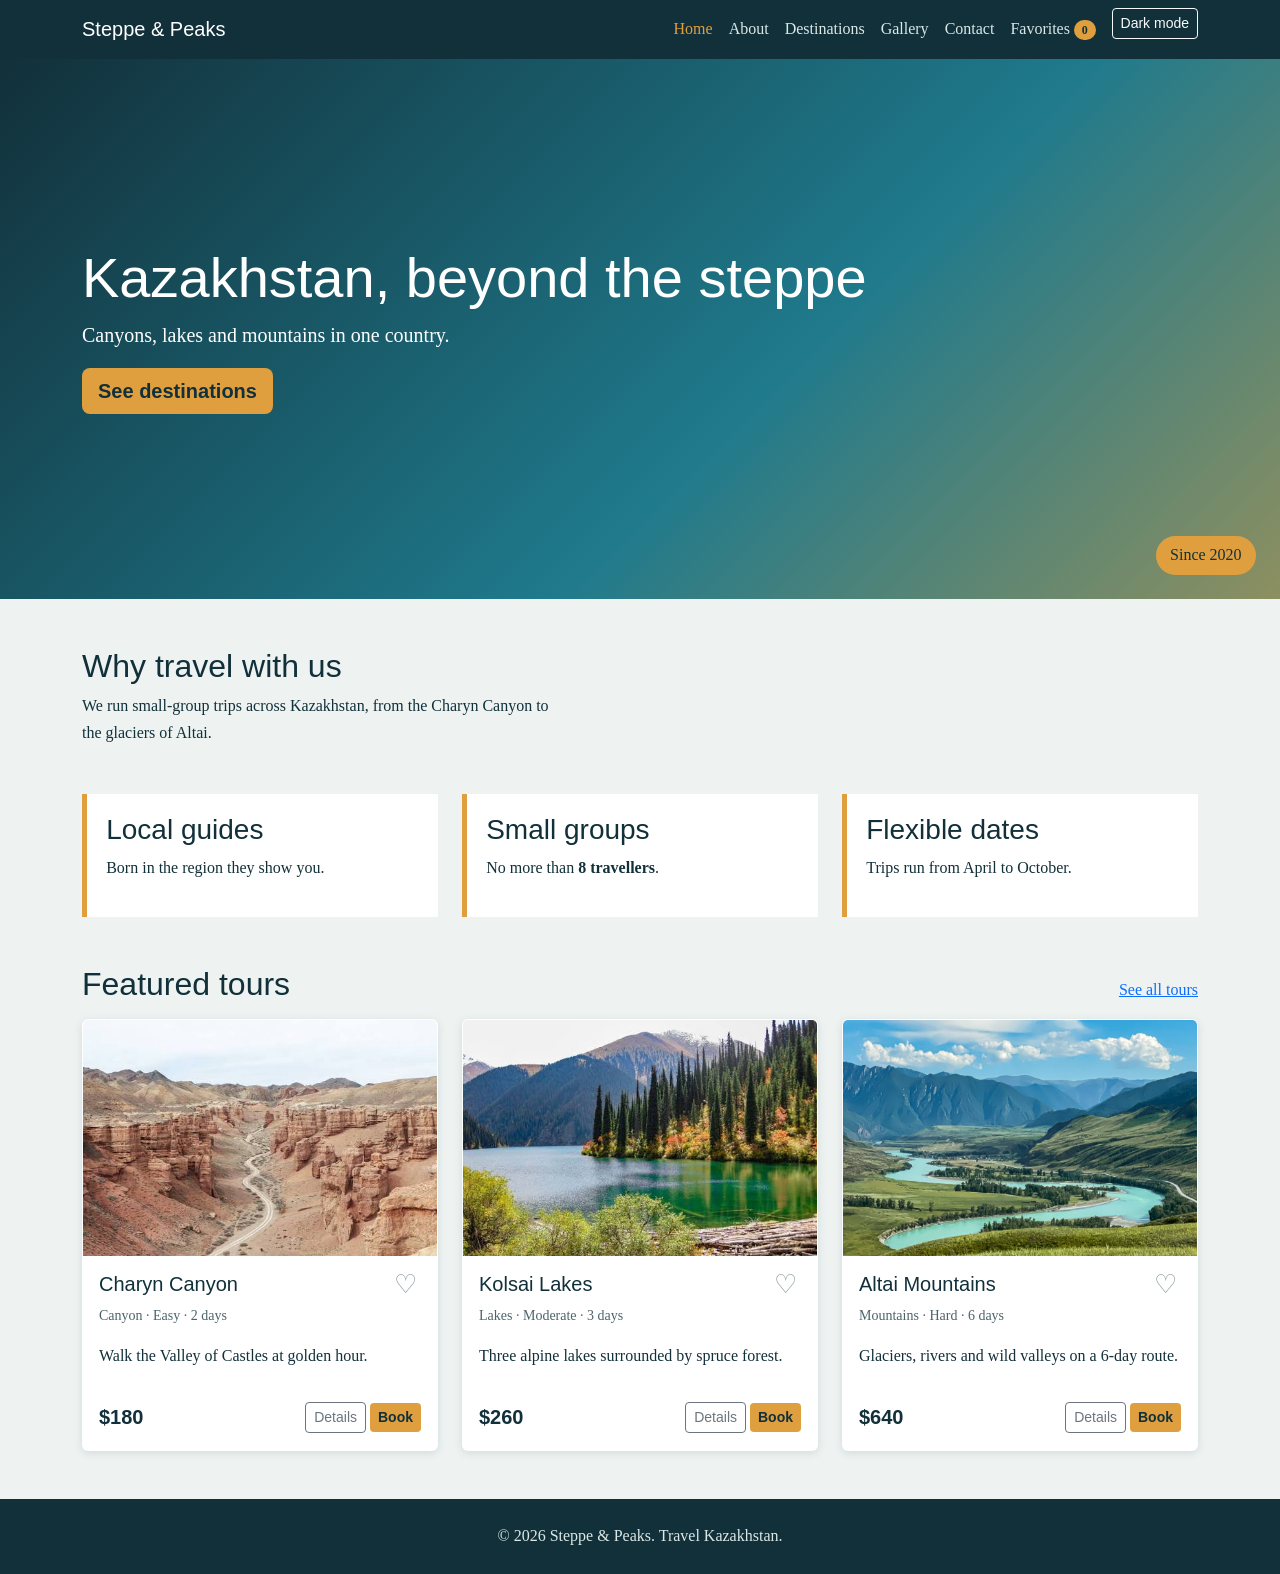
<file: site/index.html>
<!DOCTYPE html>
<html lang="en">
<head>
  <meta charset="UTF-8">
  <meta name="viewport" content="width=device-width, initial-scale=1">
  <title>Home | Steppe &amp; Peaks</title>
  <link href="https://cdn.jsdelivr.net/npm/bootstrap@5.3.3/dist/css/bootstrap.min.css" rel="stylesheet">
  <link href="css/style.css" rel="stylesheet">
  <script src="js/theme-init.js"></script>
</head>
<body>
  <header>
    <nav class="navbar navbar-expand-md navbar-dark site-nav">
      <div class="container">
        <a class="navbar-brand" href="index.html">Steppe &amp; Peaks</a>
        <button class="navbar-toggler" type="button" data-bs-toggle="collapse" data-bs-target="#menu" aria-label="Toggle menu"><span class="navbar-toggler-icon"></span></button>
        <div class="collapse navbar-collapse" id="menu"><ul class="navbar-nav ms-auto"><li class="nav-item"><a class="nav-link active" href="index.html">Home</a></li><li class="nav-item"><a class="nav-link" href="about.html">About</a></li><li class="nav-item"><a class="nav-link" href="destinations.html">Destinations</a></li><li class="nav-item"><a class="nav-link" href="gallery.html">Gallery</a></li><li class="nav-item"><a class="nav-link" href="contact.html">Contact</a></li><li class="nav-item"><a class="nav-link" href="destinations.html#favorites">Favorites <span id="fav-count" class="badge rounded-pill fav-badge">0</span></a></li><li class="nav-item"><button id="theme-toggle" type="button" class="btn btn-sm btn-outline-light ms-md-2 my-1 my-md-0" aria-pressed="false">Dark mode</button></li></ul></div>
      </div>
    </nav>
  </header>
  <section class="hero">
    <div class="container text-center text-md-start">
      <h1 class="display-4">Kazakhstan, beyond the steppe</h1>
      <p class="lead">Canyons, lakes and mountains in one country.</p>
      <a href="destinations.html" class="btn btn-saffron btn-lg">See destinations</a>
    </div>
    <span class="badge-alt">Since 2020</span>
  </section>
  <main class="container py-5">
    <section id="intro" class="mb-5">
      <h2>Why travel with us</h2>
      <p>We run small-group trips across Kazakhstan, from the Charyn Canyon to the glaciers of Altai.</p>
    </section>
    <section class="feature-row">
      <article class="feature"><h3>Local guides</h3><p>Born in the region they show you.</p></article>
      <article class="feature"><h3>Small groups</h3><p>No more than <span class="fw-bold">8 travellers</span>.</p></article>
      <article class="feature"><h3>Flexible dates</h3><p>Trips run from April to October.</p></article>
        </section>
    <section class="mt-5" aria-labelledby="featured-title">
      <div class="d-flex justify-content-between align-items-end mb-3">
        <h2 id="featured-title" class="mb-0">Featured tours</h2>
        <a href="destinations.html">See all tours</a>
      </div>
      <div id="featured-list" class="row g-4"></div>
    </section>
  </main>
  <footer class="py-4 text-center"><p class="mb-0">&copy; 2026 Steppe &amp; Peaks. Travel Kazakhstan.</p></footer>
  <script src="https://cdn.jsdelivr.net/npm/bootstrap@5.3.3/dist/js/bootstrap.bundle.min.js"></script>
  <script src="https://code.jquery.com/jquery-3.7.1.min.js"></script>
  <script src="js/data.js"></script>
  <script src="js/main.js"></script>
  <script src="js/effects.js"></script>
</body>
</html>
</file>
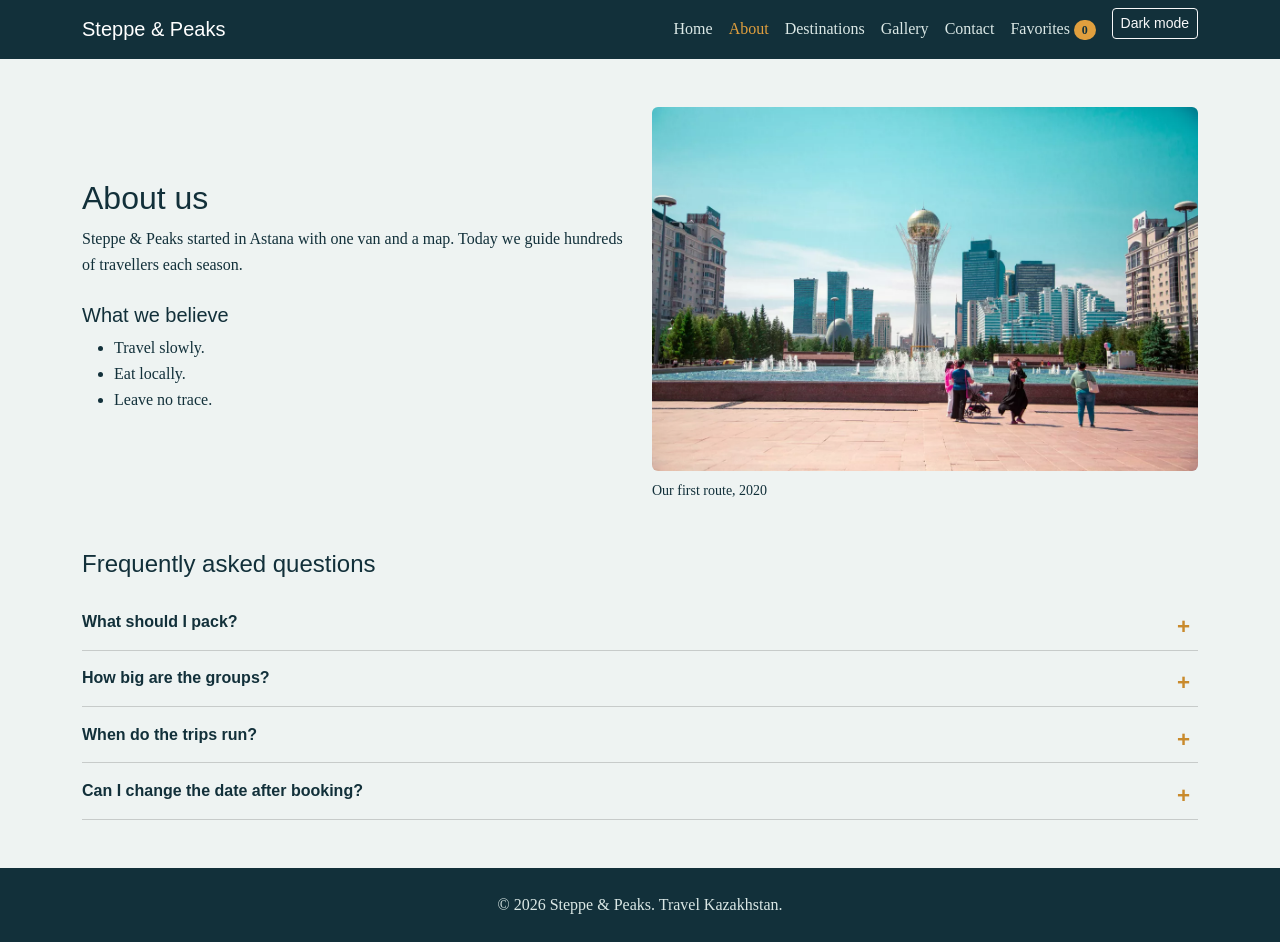
<file: site/about.html>
<!DOCTYPE html>
<html lang="en">
<head>
  <meta charset="UTF-8">
  <meta name="viewport" content="width=device-width, initial-scale=1">
  <title>About | Steppe &amp; Peaks</title>
  <link href="https://cdn.jsdelivr.net/npm/bootstrap@5.3.3/dist/css/bootstrap.min.css" rel="stylesheet">
  <link href="css/style.css" rel="stylesheet">
  <script src="js/theme-init.js"></script>
</head>
<body>

  <header>
    <nav class="navbar navbar-expand-md navbar-dark site-nav">
      <div class="container">
        <a class="navbar-brand" href="index.html">Steppe &amp; Peaks</a>

        <button class="navbar-toggler" type="button" data-bs-toggle="collapse" data-bs-target="#menu" aria-label="Toggle menu">
          <span class="navbar-toggler-icon"></span>
        </button>

        <div class="collapse navbar-collapse" id="menu">
          <ul class="navbar-nav ms-auto">
            <li class="nav-item">
              <a class="nav-link" href="index.html">Home</a>
            </li>
            <li class="nav-item">
              <a class="nav-link active" href="about.html">About</a>
            </li>
            <li class="nav-item">
              <a class="nav-link" href="destinations.html">Destinations</a>
            </li>
            <li class="nav-item">
              <a class="nav-link" href="gallery.html">Gallery</a>
            </li>
            <li class="nav-item">
              <a class="nav-link" href="contact.html">Contact</a>
            </li><li class="nav-item"><a class="nav-link" href="destinations.html#favorites">Favorites <span id="fav-count" class="badge rounded-pill fav-badge">0</span></a></li><li class="nav-item"><button id="theme-toggle" type="button" class="btn btn-sm btn-outline-light ms-md-2 my-1 my-md-0" aria-pressed="false">Dark mode</button></li>
          </ul>
        </div>
      </div>
    </nav>
  </header>

  <main class="container py-5">
    <section class="row align-items-center g-4">

      <div class="col-md-6">
        <h2>About us</h2>
        <p>
          Steppe &amp; Peaks started in Astana with one van and a map.
          Today we guide hundreds of travellers each season.
        </p>

        <h3 class="h5 mt-4">What we believe</h3>
        <ul>
          <li>Travel slowly.</li>
          <li>Eat locally.</li>
          <li>Leave no trace.</li>
        </ul>
      </div>

      <div class="col-md-6">
        <figure class="m-0">
          <img src="images/first-tout-2020.webp" class="img-fluid rounded" alt="Our first route in 2020">
          <figcaption class="small mt-2">Our first route, 2020</figcaption>
        </figure>
      </div>

    </section>

    <section id="faq" class="mt-5" aria-labelledby="faq-title">
      <h2 id="faq-title" class="h4 mb-3">Frequently asked questions</h2>
      <div class="faq-item">
        <button type="button" class="faq-question" aria-expanded="false">What should I pack?</button>
        <div class="faq-answer"><p>Comfortable hiking shoes, layers for cold evenings, sun protection and a refillable water bottle. Each tour page lists extra gear.</p></div>
      </div>
      <div class="faq-item">
        <button type="button" class="faq-question" aria-expanded="false">How big are the groups?</button>
        <div class="faq-answer"><p>No more than 8 travellers, so the guide has time for everyone. Groups of 4 or more get a 10% discount.</p></div>
      </div>
      <div class="faq-item">
        <button type="button" class="faq-question" aria-expanded="false">When do the trips run?</button>
        <div class="faq-answer"><p>From April to October. In winter we only run custom requests.</p></div>
      </div>
      <div class="faq-item">
        <button type="button" class="faq-question" aria-expanded="false">Can I change the date after booking?</button>
        <div class="faq-answer"><p>Yes, write to us at least 7 days before the start and we will find a new date.</p></div>
      </div>
    </section>
  </main>

  <footer class="py-4 text-center">
    <p class="mb-0">&copy; 2026 Steppe &amp; Peaks. Travel Kazakhstan.</p>
  </footer>

  <script src="https://cdn.jsdelivr.net/npm/bootstrap@5.3.3/dist/js/bootstrap.bundle.min.js"></script>
  <script src="https://code.jquery.com/jquery-3.7.1.min.js"></script>
  <script src="js/data.js"></script>
  <script src="js/main.js"></script>
  <script src="js/effects.js"></script>
</body>
</html>
</file>
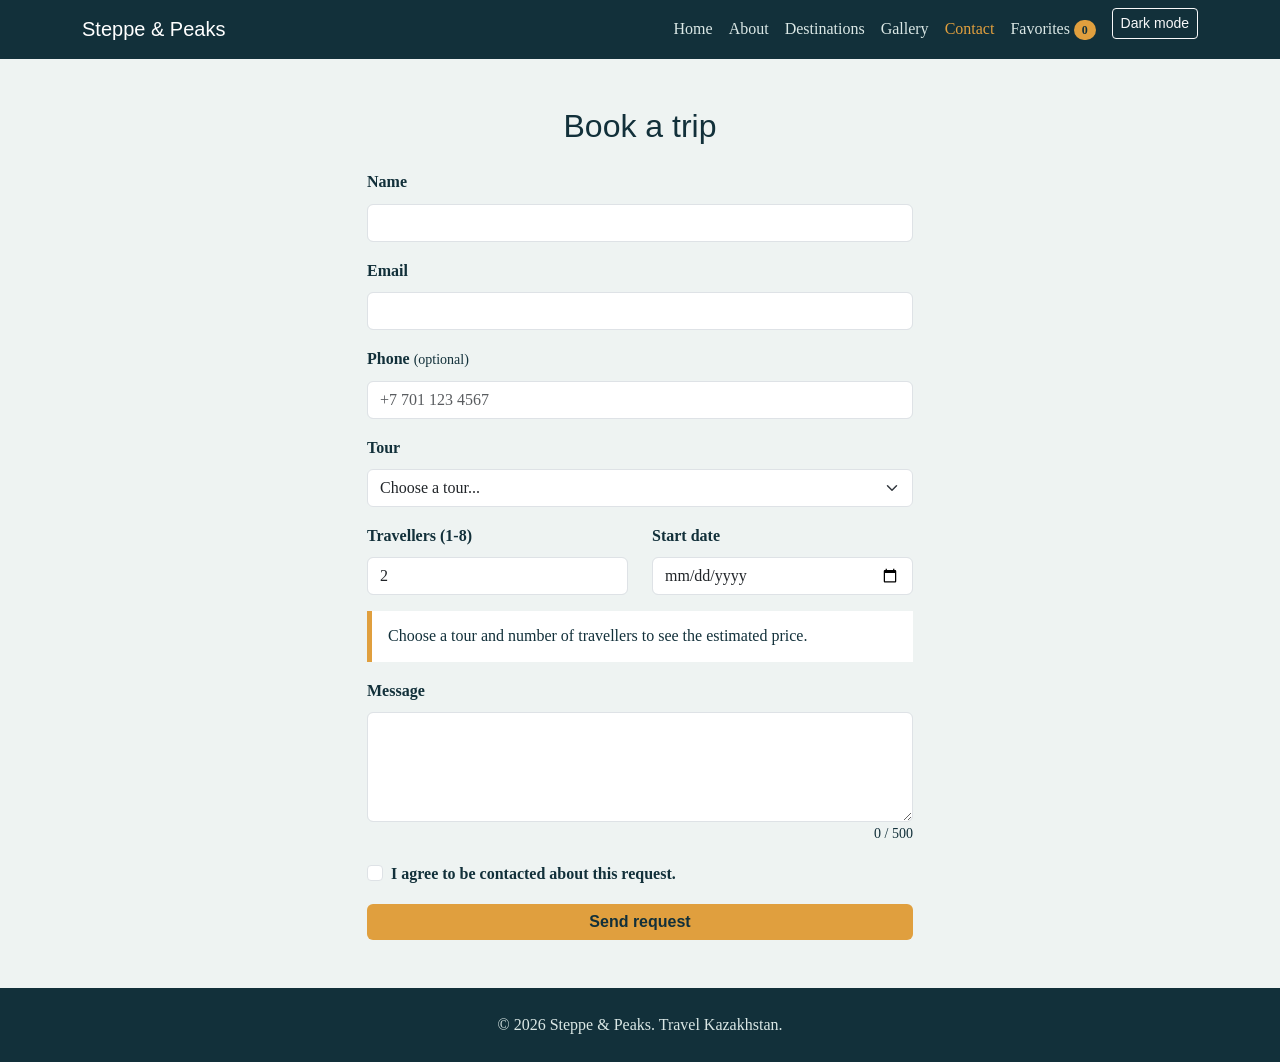
<file: site/contact.html>
<!DOCTYPE html>
<html lang="en">
<head>
  <meta charset="UTF-8">
  <meta name="viewport" content="width=device-width, initial-scale=1">
  <title>Contact | Steppe &amp; Peaks</title>
  <link href="https://cdn.jsdelivr.net/npm/bootstrap@5.3.3/dist/css/bootstrap.min.css" rel="stylesheet">
  <link href="css/style.css" rel="stylesheet">
  <script src="js/theme-init.js"></script>
</head>
<body>
  <header>
    <nav class="navbar navbar-expand-md navbar-dark site-nav">
      <div class="container">
        <a class="navbar-brand" href="index.html">Steppe &amp; Peaks</a>
        <button class="navbar-toggler" type="button" data-bs-toggle="collapse" data-bs-target="#menu" aria-label="Toggle menu"><span class="navbar-toggler-icon"></span></button>
        <div class="collapse navbar-collapse" id="menu"><ul class="navbar-nav ms-auto"><li class="nav-item"><a class="nav-link" href="index.html">Home</a></li><li class="nav-item"><a class="nav-link" href="about.html">About</a></li><li class="nav-item"><a class="nav-link" href="destinations.html">Destinations</a></li><li class="nav-item"><a class="nav-link" href="gallery.html">Gallery</a></li><li class="nav-item"><a class="nav-link active" href="contact.html">Contact</a></li><li class="nav-item"><a class="nav-link" href="destinations.html#favorites">Favorites <span id="fav-count" class="badge rounded-pill fav-badge">0</span></a></li><li class="nav-item"><button id="theme-toggle" type="button" class="btn btn-sm btn-outline-light ms-md-2 my-1 my-md-0" aria-pressed="false">Dark mode</button></li></ul></div>
      </div>
    </nav>
  </header>
  <main class="container py-5">
    <section class="row justify-content-center">
      <div class="col-md-8 col-lg-6">
        <h2 class="text-center mb-4">Book a trip</h2>

        <div id="form-success" class="alert alert-success d-none" role="status"></div>

        <form id="contact-form" action="#" method="post" novalidate>
          <div class="mb-3">
            <label for="name" class="form-label">Name</label>
            <input type="text" class="form-control" id="name" data-validate autocomplete="name" aria-describedby="name-error" aria-required="true">
            <div class="invalid-feedback" id="name-error"></div>
          </div>
          <div class="mb-3">
            <label for="email" class="form-label">Email</label>
            <input type="email" class="form-control" id="email" data-validate autocomplete="email" aria-describedby="email-error" aria-required="true">
            <div class="invalid-feedback" id="email-error"></div>
          </div>
          <div class="mb-3">
            <label for="phone" class="form-label">Phone <span class="small fw-normal">(optional)</span></label>
            <input type="tel" class="form-control" id="phone" data-validate autocomplete="tel" placeholder="+7 701 123 4567" aria-describedby="phone-error">
            <div class="invalid-feedback" id="phone-error"></div>
          </div>
          <div class="mb-3">
            <label for="tour" class="form-label">Tour</label>
            <select class="form-select" id="tour" data-validate aria-describedby="tour-error" aria-required="true">
              <option value="">Choose a tour...</option>
            </select>
            <div class="invalid-feedback" id="tour-error"></div>
          </div>
          <div class="row">
            <div class="col-sm-6 mb-3">
              <label for="travellers" class="form-label">Travellers (1-8)</label>
              <input type="number" class="form-control" id="travellers" data-validate value="2" min="1" max="8" aria-describedby="travellers-error" aria-required="true">
              <div class="invalid-feedback" id="travellers-error"></div>
            </div>
            <div class="col-sm-6 mb-3">
              <label for="date" class="form-label">Start date</label>
              <input type="date" class="form-control" id="date" data-validate aria-describedby="date-error" aria-required="true">
              <div class="invalid-feedback" id="date-error"></div>
            </div>
          </div>
          <div id="price-estimate" class="price-estimate mb-3" aria-live="polite"></div>
          <div class="mb-3">
            <label for="msg" class="form-label">Message</label>
            <textarea class="form-control" id="msg" rows="4" data-validate aria-describedby="msg-error msg-count" aria-required="true"></textarea>
            <div class="invalid-feedback" id="msg-error"></div>
            <div id="msg-count" class="small text-end">0 / 500</div>
          </div>
          <div class="form-check mb-3">
            <input type="checkbox" class="form-check-input" id="agree" data-validate aria-describedby="agree-error">
            <label for="agree" class="form-check-label">I agree to be contacted about this request.</label>
            <div class="invalid-feedback" id="agree-error"></div>
          </div>
          <button type="submit" class="btn btn-saffron w-100">Send request</button>
        </form>
      </div>
    </section>
  </main>
  <footer class="py-4 text-center"><p class="mb-0">&copy; 2026 Steppe &amp; Peaks. Travel Kazakhstan.</p></footer>
  <script src="https://cdn.jsdelivr.net/npm/bootstrap@5.3.3/dist/js/bootstrap.bundle.min.js"></script>
  <script src="https://code.jquery.com/jquery-3.7.1.min.js"></script>
  <script src="js/data.js"></script>
  <script src="js/main.js"></script>
  <script src="js/contact.js"></script>
  <script src="js/effects.js"></script>
</body>
</html>
</file>
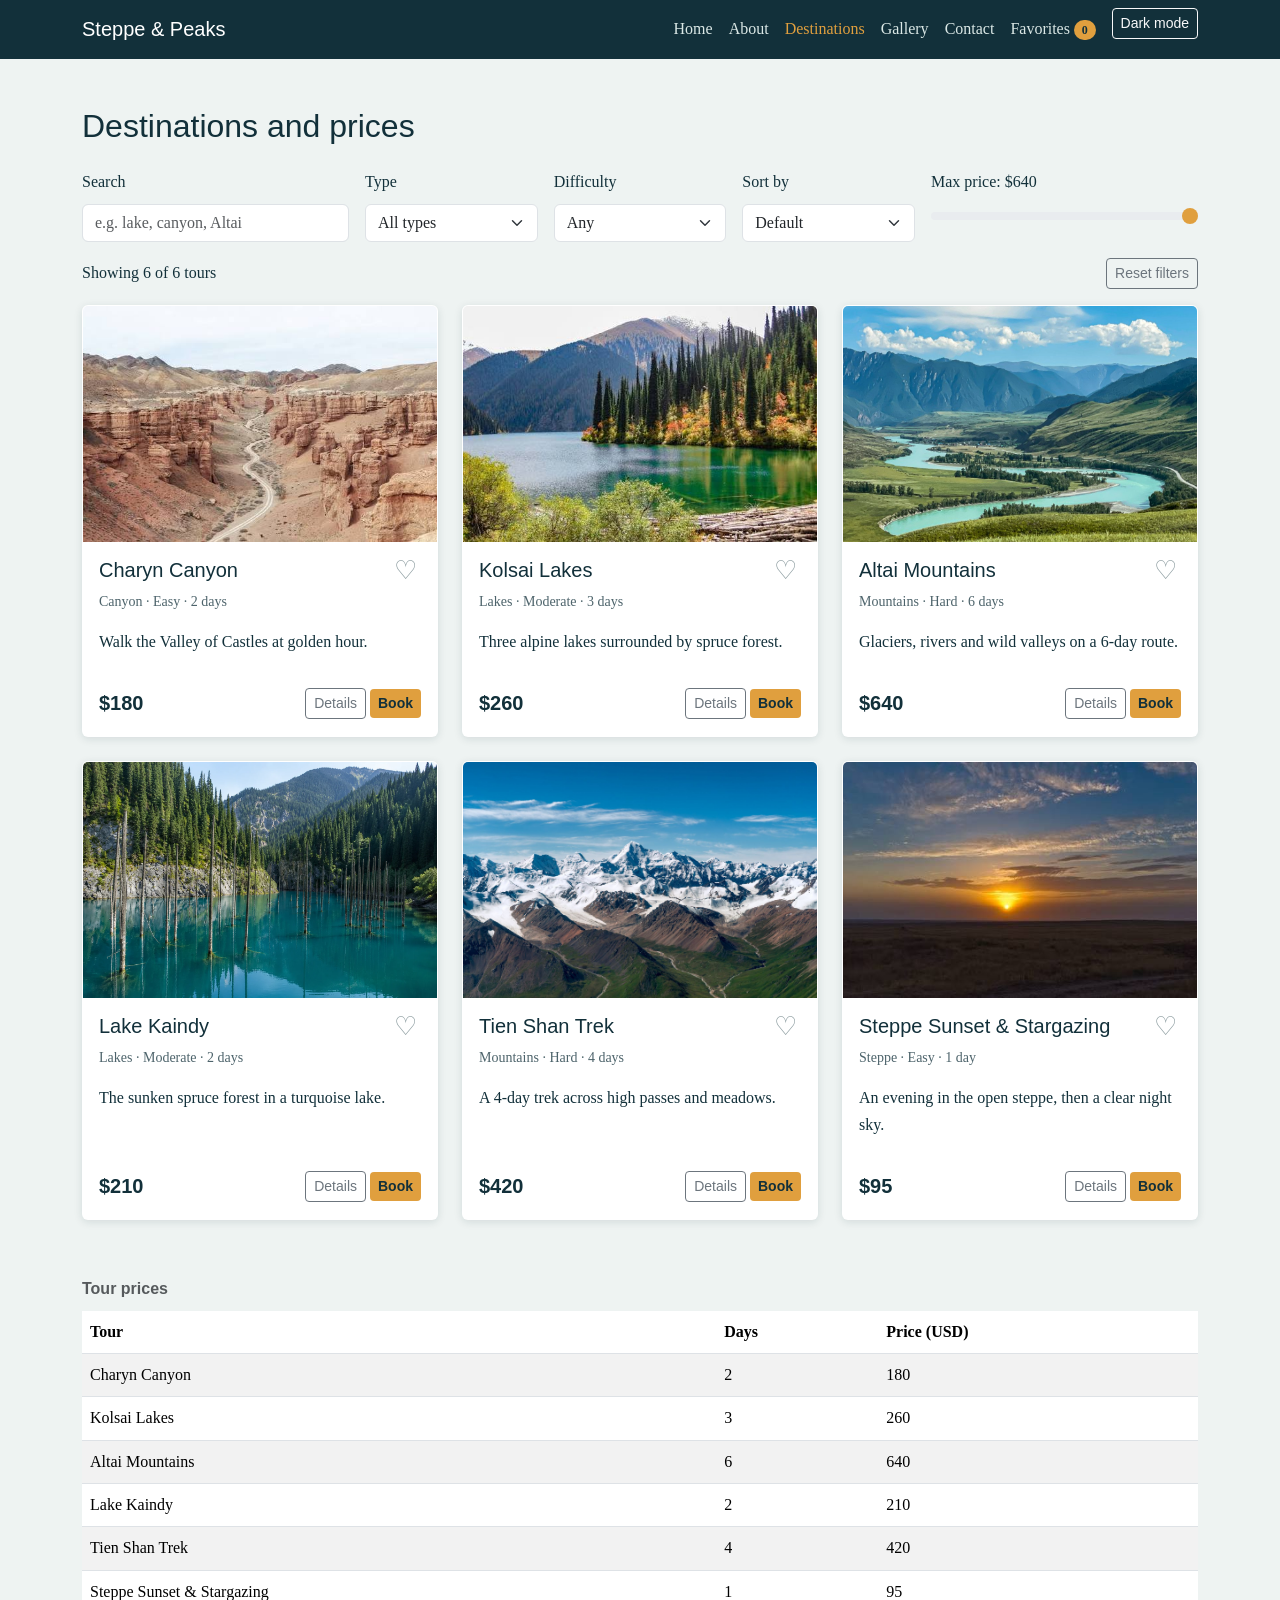
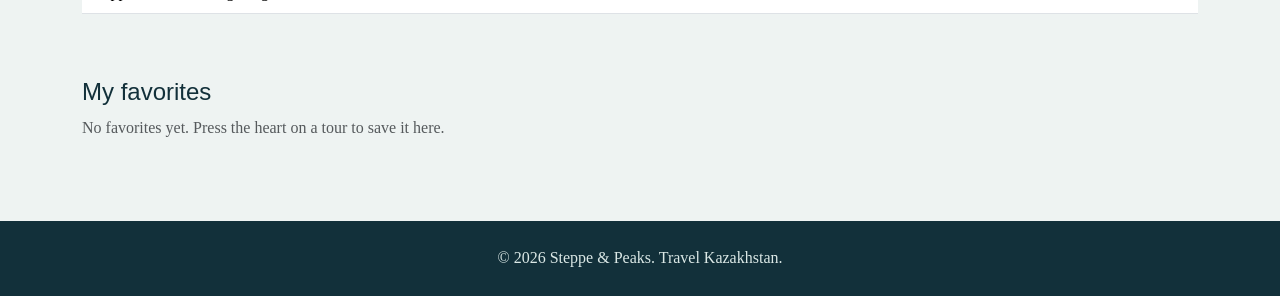
<file: site/destinations.html>
<!DOCTYPE html>
<html lang="en">
<head>
  <meta charset="UTF-8">
  <meta name="viewport" content="width=device-width, initial-scale=1">
  <title>Destinations | Steppe &amp; Peaks</title>
  <link href="https://cdn.jsdelivr.net/npm/bootstrap@5.3.3/dist/css/bootstrap.min.css" rel="stylesheet">
  <link href="css/style.css" rel="stylesheet">
  <script src="js/theme-init.js"></script>
</head>
<body>
  <header>
    <nav class="navbar navbar-expand-md navbar-dark site-nav">
      <div class="container">
        <a class="navbar-brand" href="index.html">Steppe &amp; Peaks</a>
        <button class="navbar-toggler" type="button" data-bs-toggle="collapse" data-bs-target="#menu" aria-label="Toggle menu"><span class="navbar-toggler-icon"></span></button>
        <div class="collapse navbar-collapse" id="menu"><ul class="navbar-nav ms-auto"><li class="nav-item"><a class="nav-link" href="index.html">Home</a></li><li class="nav-item"><a class="nav-link" href="about.html">About</a></li><li class="nav-item"><a class="nav-link active" href="destinations.html">Destinations</a></li><li class="nav-item"><a class="nav-link" href="gallery.html">Gallery</a></li><li class="nav-item"><a class="nav-link" href="contact.html">Contact</a></li><li class="nav-item"><a class="nav-link" href="destinations.html#favorites">Favorites <span id="fav-count" class="badge rounded-pill fav-badge">0</span></a></li><li class="nav-item"><button id="theme-toggle" type="button" class="btn btn-sm btn-outline-light ms-md-2 my-1 my-md-0" aria-pressed="false">Dark mode</button></li></ul></div>
      </div>
    </nav>
  </header>
  <main class="container py-5">
    <h2 class="mb-4">Destinations and prices</h2>

    <section class="filter-bar row g-3 mb-3" aria-label="Filter tours">
      <div class="col-12 col-lg-3">
        <label for="search-input" class="form-label">Search</label>
        <input type="search" id="search-input" class="form-control" placeholder="e.g. lake, canyon, Altai">
      </div>
      <div class="col-6 col-lg-2">
        <label for="category-filter" class="form-label">Type</label>
        <select id="category-filter" class="form-select"><option value="all">All types</option></select>
      </div>
      <div class="col-6 col-lg-2">
        <label for="difficulty-filter" class="form-label">Difficulty</label>
        <select id="difficulty-filter" class="form-select"><option value="all">Any</option></select>
      </div>
      <div class="col-6 col-lg-2">
        <label for="sort-select" class="form-label">Sort by</label>
        <select id="sort-select" class="form-select">
          <option value="default">Default</option>
          <option value="price-asc">Price: low to high</option>
          <option value="price-desc">Price: high to low</option>
          <option value="days">Duration</option>
          <option value="name">Name A-Z</option>
        </select>
      </div>
      <div class="col-6 col-lg-3">
        <label for="price-range" class="form-label">Max price: <span id="price-range-value">$640</span></label>
        <input type="range" id="price-range" class="form-range" min="0" max="640" step="5" value="640">
      </div>
    </section>

    <div class="d-flex justify-content-between align-items-center mb-3">
      <p id="results-count" class="mb-0" aria-live="polite"></p>
      <button type="button" id="reset-filters" class="btn btn-sm btn-outline-secondary">Reset filters</button>
    </div>

    <div id="destination-list" class="row g-4 mb-3"></div>
    <div id="no-results" class="alert alert-info d-none" role="status">No tours match your filters. Try a different search or press "Reset filters".</div>

    <div class="table-responsive mt-5">
      <table class="table table-striped">
        <caption>Tour prices</caption>
        <thead><tr><th>Tour</th><th>Days</th><th>Price (USD)</th></tr></thead>
        <tbody id="price-table-body"></tbody>
      </table>
    </div>

    <section id="favorites" class="mt-5" aria-labelledby="favorites-title">
      <h2 id="favorites-title" class="h4">My favorites</h2>
      <p id="favorites-empty" class="text-muted">No favorites yet. Press the heart on a tour to save it here.</p>
      <ul id="favorites-list" class="list-group mb-3"></ul>
      <div id="favorites-summary" class="d-none">
        <p>Total for all favorites (1 traveller each): <strong id="favorites-total">$0</strong></p>
        <a href="contact.html" class="btn btn-saffron">Book a trip</a>
      </div>
    </section>
  </main>
  <footer class="py-4 text-center"><p class="mb-0">&copy; 2026 Steppe &amp; Peaks. Travel Kazakhstan.</p></footer>
  <script src="https://cdn.jsdelivr.net/npm/bootstrap@5.3.3/dist/js/bootstrap.bundle.min.js"></script>
  <script src="https://code.jquery.com/jquery-3.7.1.min.js"></script>
  <script src="js/data.js"></script>
  <script src="js/main.js"></script>
  <script src="js/destinations.js"></script>
  <script src="js/effects.js"></script>
</body>
</html>
</file>
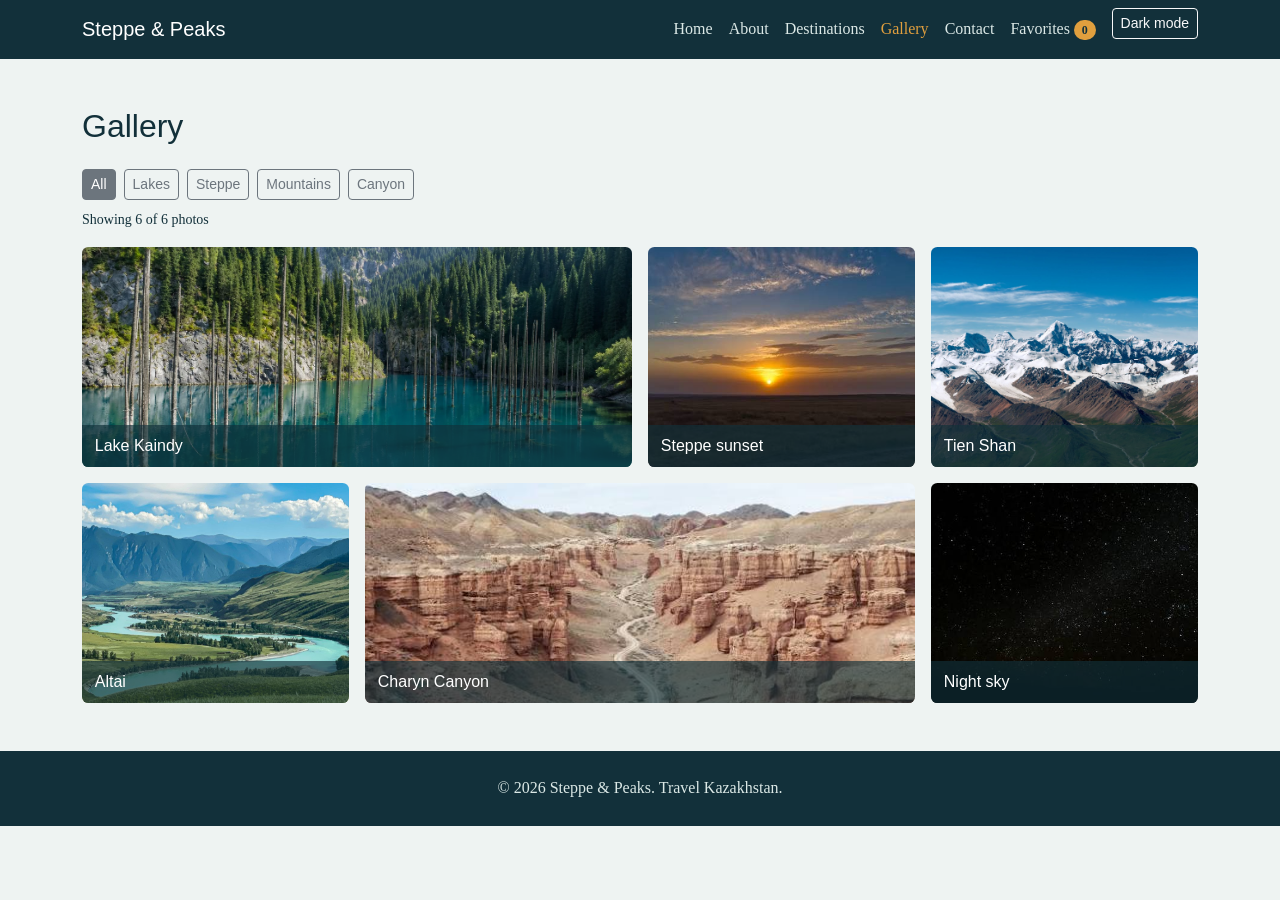
<file: site/gallery.html>
<!DOCTYPE html>
<html lang="en">
<head>
  <meta charset="UTF-8">
  <meta name="viewport" content="width=device-width, initial-scale=1">
  <title>Gallery | Steppe &amp; Peaks</title>
  <link href="https://cdn.jsdelivr.net/npm/bootstrap@5.3.3/dist/css/bootstrap.min.css" rel="stylesheet">
  <link href="css/style.css" rel="stylesheet">
  <script src="js/theme-init.js"></script>
</head>
<body>
  <header>
    <nav class="navbar navbar-expand-md navbar-dark site-nav">
      <div class="container">
        <a class="navbar-brand" href="index.html">Steppe &amp; Peaks</a>
        <button class="navbar-toggler" type="button" data-bs-toggle="collapse" data-bs-target="#menu" aria-label="Toggle menu"><span class="navbar-toggler-icon"></span></button>
        <div class="collapse navbar-collapse" id="menu"><ul class="navbar-nav ms-auto"><li class="nav-item"><a class="nav-link" href="index.html">Home</a></li><li class="nav-item"><a class="nav-link" href="about.html">About</a></li><li class="nav-item"><a class="nav-link" href="destinations.html">Destinations</a></li><li class="nav-item"><a class="nav-link active" href="gallery.html">Gallery</a></li><li class="nav-item"><a class="nav-link" href="contact.html">Contact</a></li><li class="nav-item"><a class="nav-link" href="destinations.html#favorites">Favorites <span id="fav-count" class="badge rounded-pill fav-badge">0</span></a></li><li class="nav-item"><button id="theme-toggle" type="button" class="btn btn-sm btn-outline-light ms-md-2 my-1 my-md-0" aria-pressed="false">Dark mode</button></li></ul></div>
      </div>
    </nav>
  </header>
  <main class="container py-5">
    <h2 class="mb-4">Gallery</h2>
    <div id="gallery-filters" class="d-flex flex-wrap gap-2 mb-2" role="group" aria-label="Filter photos by category"></div>
    <p id="gallery-count" class="small mb-3" aria-live="polite"></p>
    <section id="gallery-grid" class="gallery-grid"></section>
  </main>
  <footer class="py-4 text-center"><p class="mb-0">&copy; 2026 Steppe &amp; Peaks. Travel Kazakhstan.</p></footer>
  <script src="https://cdn.jsdelivr.net/npm/bootstrap@5.3.3/dist/js/bootstrap.bundle.min.js"></script>
  <script src="https://code.jquery.com/jquery-3.7.1.min.js"></script>
  <script src="js/data.js"></script>
  <script src="js/main.js"></script>
  <script src="js/gallery.js"></script>
  <script src="js/effects.js"></script>
</body>
</html>
</file>
<file: site/css/style.css>
:root {
  --ink: #12303a;
  --sky: #eef3f2;
  --saffron: #e09f3e;
  --saffron-kursor: #1f218c;
  --saffron-dark: #c98a2c;
  --lake: #1f7a8c;
  --white: #ffffff;
  --nav-text: #dbe8e6;
  --page-bg: #eef3f2;
  --page-text: #12303a;
  --card-bg: #ffffff;
}

[data-bs-theme="dark"] {
  --page-bg: #0e1d23;
  --page-text: #e3eeec;
  --card-bg: #17323c;
}

body {
  font-family: Georgia, "Times New Roman", serif;
  color: var(--page-text);
  background: var(--page-bg);
  line-height: 1.65;
}

h1,
h2,
h3,
.navbar-brand,
.btn {
  font-family: "Trebuchet MS", Verdana, sans-serif;
}

.site-nav {
  position: sticky;
  top: 0;
  z-index: 100;
  background: var(--ink);
}

.site-nav .nav-link {
  color: var(--nav-text);
}

.site-nav .nav-link:hover,
.site-nav .nav-link.active {
  color: var(--saffron);
}

.hero {
  position: relative;
  display: flex;
  align-items: center;
  min-height: 60vh;
  color: var(--white);
  background: linear-gradient(135deg, #12303a 0%, #1f7a8c 60%, #e09f3e 130%);
}

.hero .badge-alt {
  position: absolute;
  right: 1.5rem;
  bottom: 1.5rem;
  padding: 0.4rem 0.9rem;
  border-radius: 2rem;
  color: var(--ink);
  background: var(--saffron);
}

#intro {
  max-width: 60ch;
}

/*Buttons*/
.btn-saffron {
  border: 0;
  color: var(--ink);
  font-weight: bold;
  background: var(--saffron);
}

.btn-saffron:hover {
  background: var(--saffron-dark);
}

/*Flexbox: feature cards*/
.feature-row {
  display: flex;
  flex-wrap: wrap;
  gap: 1.5rem;
}

.feature-row .feature {
  flex: 1 1 220px;
  padding: 1.2rem;
  border-left: 5px solid var(--saffron);
  background: var(--card-bg);
}

/*Colour tiles (placeholders)*/
.tile {
  display: flex;
  align-items: flex-end;
  aspect-ratio: 4 / 3;
  padding: 0.8rem;
  border-radius: 0.4rem;
  color: var(--white);
  font-family: "Trebuchet MS", sans-serif;
}

.t1 { background: linear-gradient(160deg, #1f7a8c, #12303a); }
.t2 { background: linear-gradient(160deg, #e09f3e, #8a5a14); }
.t3 { background: linear-gradient(160deg, #5b8c5a, #1d3d2b); }
.t4 { background: linear-gradient(160deg, #9db4c0, #3d5a6c); }
.t5 { background: linear-gradient(160deg, #c8553d, #5c1f14); }
.t6 { background: linear-gradient(160deg, #2b4c7e, #0b1b33); }

/*Grid: gallery*/
.gallery-grid {
  display: grid;
  grid-template-columns: repeat(4, 1fr);
  grid-auto-rows: 220px;
  gap: 1rem;
}

.gallery-grid .wide {
  grid-column: span 2;
}

.gallery-grid figure {
  position: relative;
  margin: 0;
  overflow: hidden;
  border-radius: 0.4rem;
}

.gallery-grid img {
  display: block;
  width: 100%;
  height: 100%;
  object-fit: cover;
}

.gallery-grid figcaption {
  position: absolute;
  right: 0;
  bottom: 0;
  left: 0;
  padding: 0.5rem 0.8rem;
  color: var(--white);
  font-family: "Trebuchet MS", sans-serif;
  background: rgba(18, 48, 58, 0.65);
}

.gallery-grid .tile {
  height: 100%;
  aspect-ratio: auto;
}

/*Table and form*/
table caption {
  caption-side: top;
  font-family: "Trebuchet MS", sans-serif;
  font-weight: bold;
}

#contact-form label {
  font-weight: bold;
}

footer {
  color: var(--nav-text);
  background: var(--ink);
}


/* Tablet */
@media (max-width: 992px) {
  .hero {
    min-height: 50vh;
  }

  .gallery-grid {
    grid-template-columns: repeat(2, 1fr);
  }
}

@media (max-width: 576px) {
  h1 {
    font-size: 1.8rem;
  }

  .hero .badge-alt {
    position: static;
    display: inline-block;
    margin-top: 1rem;
  }

  .gallery-grid {
    grid-template-columns: 1fr;
  }

  .gallery-grid .wide {
    grid-column: span 1;
  }
}


/* ===================== Endterm additions ===================== */

/* Navbar: favorites badge */
.fav-badge {
  color: var(--ink);
  background: var(--saffron);
}

/* Tour cards */
.destination-card {
  color: var(--page-text);
  background: var(--card-bg);
  border-color: transparent;
  box-shadow: 0 2px 8px rgba(18, 48, 58, 0.12);
  transition: transform 0.15s ease, box-shadow 0.15s ease;
}

.destination-card:hover {
  transform: translateY(-3px);
  box-shadow: 0 6px 16px rgba(18, 48, 58, 0.2);
}

.destination-card .card-img-top {
  aspect-ratio: 3 / 2;
  object-fit: cover;
}

.tour-meta {
  opacity: 0.75;
}

.tour-price {
  font-family: "Trebuchet MS", Verdana, sans-serif;
  font-size: 1.25rem;
  font-weight: bold;
}

/* Hidden until the jQuery "Details" button opens it */
.card-details {
  display: none;
  margin-bottom: 0.5rem;
}

/* Favorite (heart) button */
.btn-fav {
  padding: 0 0.25rem;
  border: 0;
  color: #8a9a9e;
  font-size: 1.6rem;
  line-height: 1;
  background: none;
  cursor: pointer;
  transition: transform 0.15s ease, color 0.15s ease;
}

.btn-fav:hover {
  transform: scale(1.2);
}

.btn-fav.is-favorite {
  color: #c8553d;
}

/* Gallery */
.gallery-grid {
  grid-auto-flow: dense;
}

.gallery-btn {
  display: block;
  width: 100%;
  height: 100%;
  padding: 0;
  border: 0;
  background: none;
  cursor: zoom-in;
}

.gallery-btn:focus-visible {
  outline: 3px solid var(--saffron);
  outline-offset: -3px;
}

.lightbox {
  position: fixed;
  inset: 0;
  z-index: 2000;
  display: flex;
  align-items: center;
  justify-content: center;
  padding: 1rem;
  background: rgba(0, 0, 0, 0.88);
}

.lightbox-figure {
  margin: 0;
  text-align: center;
}

.lightbox-figure img {
  max-width: min(86vw, 1100px);
  max-height: 78vh;
  border-radius: 0.4rem;
}

.lightbox-caption {
  margin-top: 0.6rem;
  color: #fff;
  font-family: "Trebuchet MS", sans-serif;
}

.lightbox-close {
  position: absolute;
  top: 1rem;
  right: 1rem;
  font-size: 1.6rem;
  line-height: 1;
}

.lightbox-nav {
  position: absolute;
  top: 50%;
  font-size: 2rem;
  line-height: 1;
  transform: translateY(-50%);
}

.lightbox-prev { left: 1rem; }
.lightbox-next { right: 1rem; }

body.no-scroll {
  overflow: hidden;
}

/* FAQ accordion (About page) */
.faq-item {
  border-bottom: 1px solid rgba(127, 127, 127, 0.35);
}

.faq-question {
  position: relative;
  width: 100%;
  padding: 0.9rem 2rem 0.9rem 0;
  border: 0;
  color: inherit;
  font-family: "Trebuchet MS", Verdana, sans-serif;
  font-weight: bold;
  text-align: left;
  background: none;
}

.faq-question::after {
  content: "+";
  position: absolute;
  right: 0.5rem;
  color: var(--saffron-dark);
  font-size: 1.4rem;
}

.faq-question[aria-expanded="true"]::after {
  content: "\2212";
}

.faq-question:focus-visible {
  outline: 3px solid var(--saffron);
}

.faq-answer {
  display: none;
}

.faq-open .faq-question {
  color: var(--lake);
}

/* Booking form */
.price-estimate {
  padding: 0.75rem 1rem;
  border-left: 5px solid var(--saffron);
  background: var(--card-bg);
}

/* Toast message and back-to-top button (jQuery, js/effects.js) */
.app-toast {
  position: fixed;
  bottom: 1.5rem;
  left: 50%;
  z-index: 3000;
  max-width: 90vw;
  padding: 0.7rem 1.2rem;
  border-left: 5px solid var(--saffron);
  border-radius: 0.3rem;
  color: #fff;
  background: var(--ink);
  box-shadow: 0 4px 14px rgba(0, 0, 0, 0.35);
  transform: translateX(-50%);
}

#back-to-top {
  position: fixed;
  right: 1.2rem;
  bottom: 1.2rem;
  z-index: 1500;
  width: 2.8rem;
  height: 2.8rem;
  padding: 0;
  border-radius: 50%;
  font-size: 1.3rem;
  line-height: 1;
}

@media (max-width: 576px) {
  .lightbox-nav {
    top: auto;
    bottom: 1rem;
    transform: none;
  }
}

/* Price slider in the site colours */
.form-range::-webkit-slider-thumb { background: var(--saffron); }
.form-range::-moz-range-thumb { background: var(--saffron); }
.form-range:focus::-webkit-slider-thumb { box-shadow: 0 0 0 0.25rem rgba(224, 159, 62, 0.35); }
</file>
